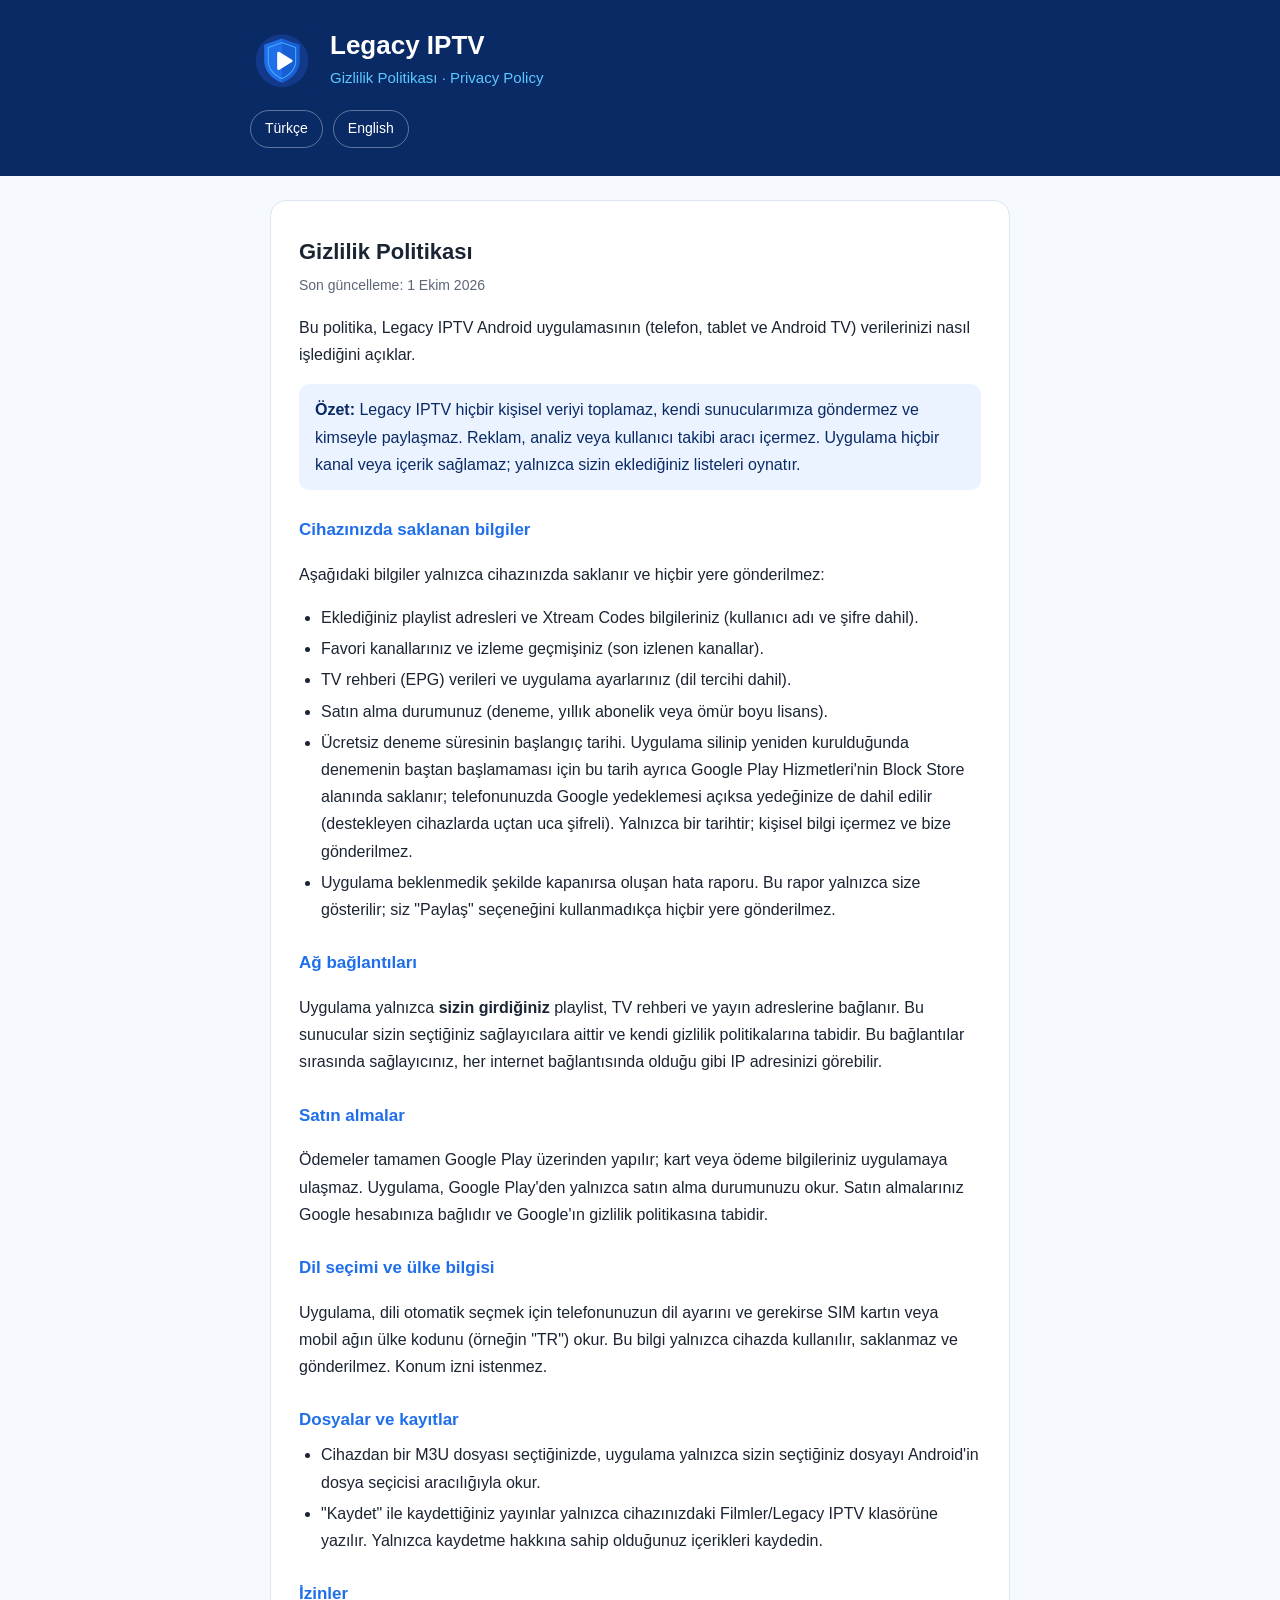
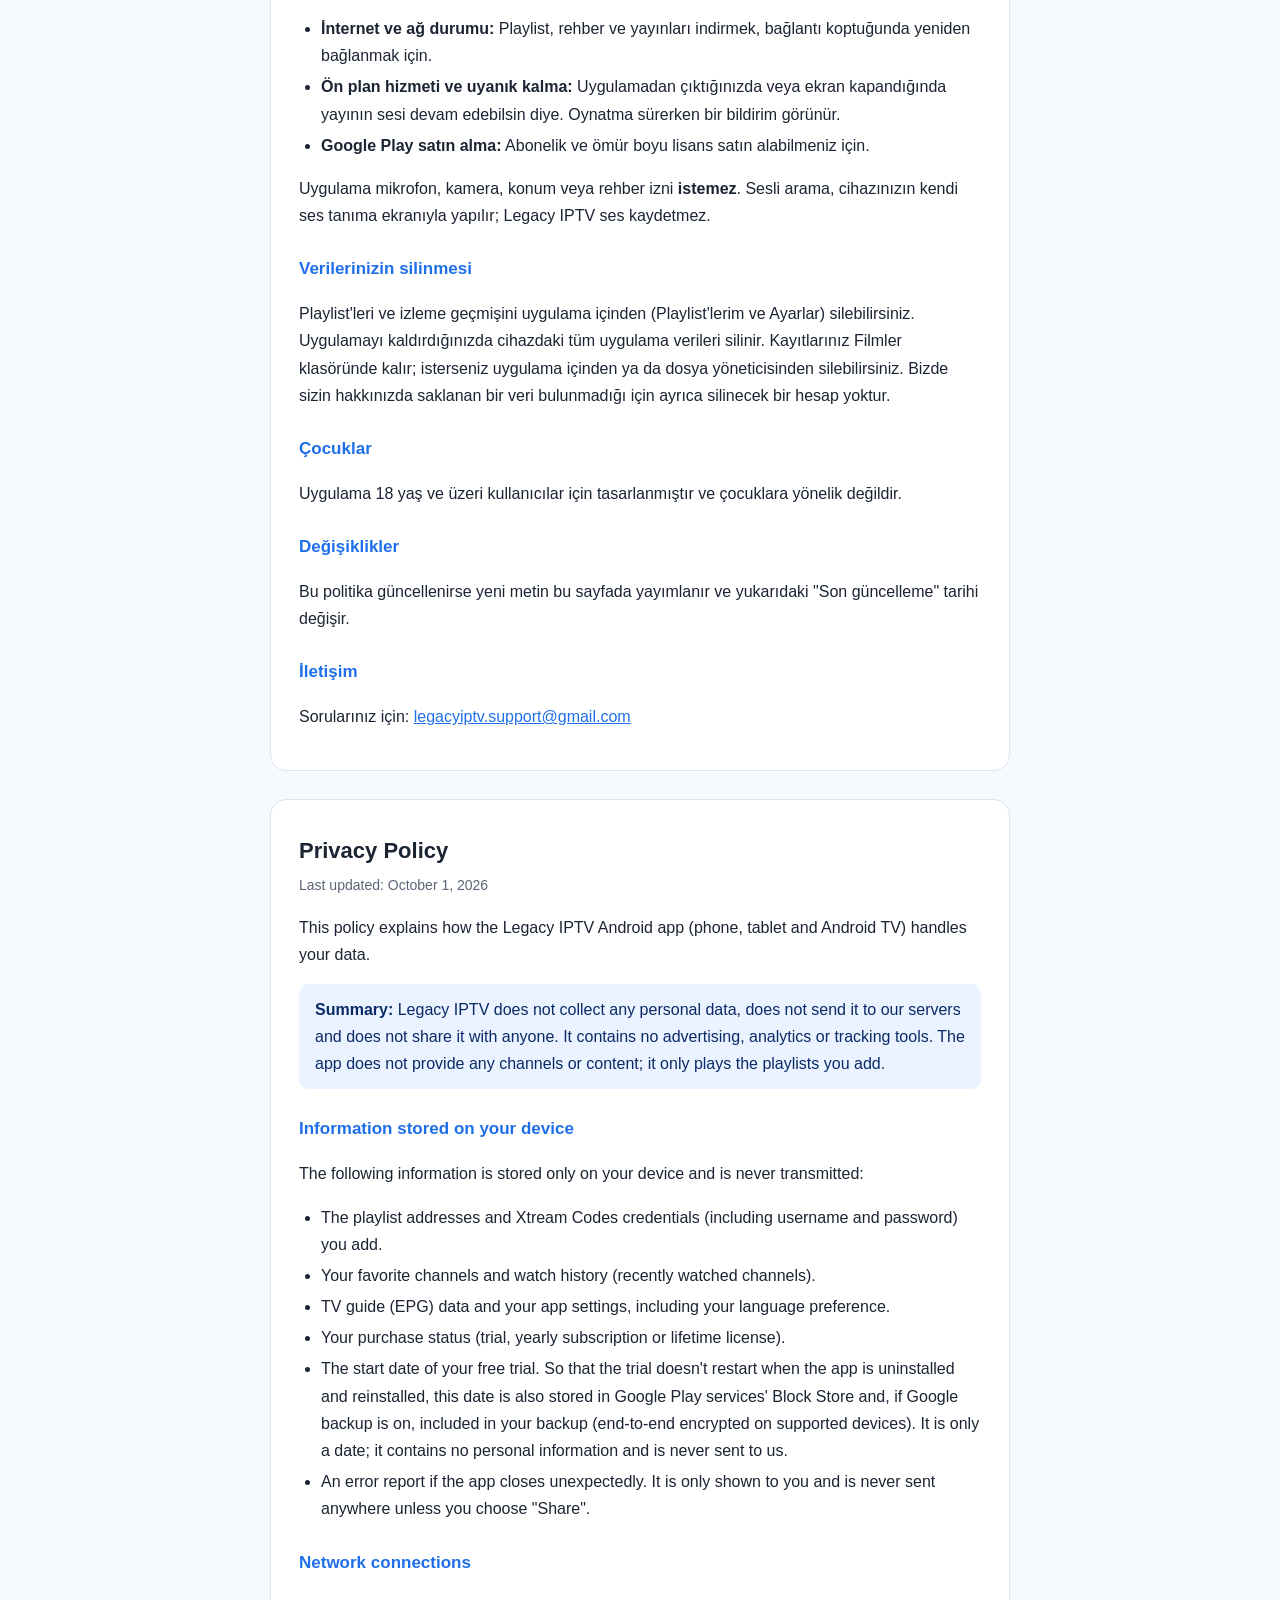
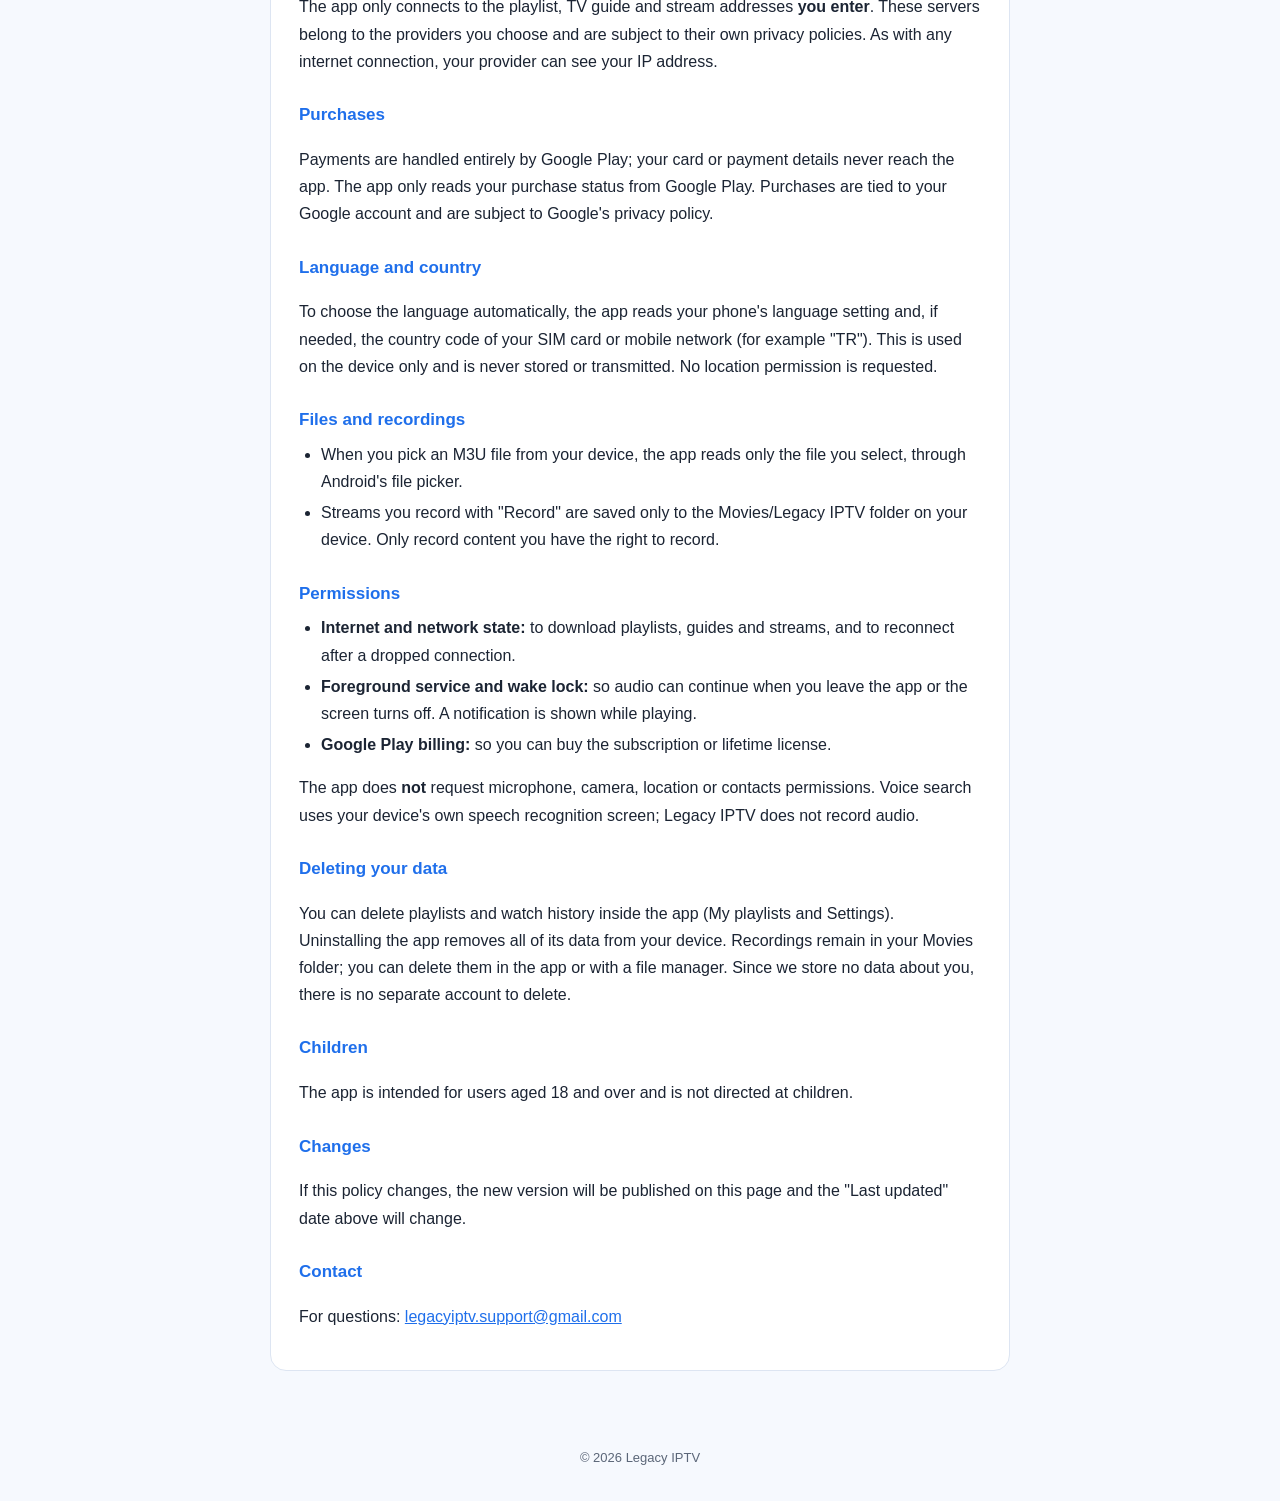
<file: gizlilik.html>
<!doctype html>
<html lang="tr">
<head>
<meta charset="utf-8">
<meta name="viewport" content="width=device-width, initial-scale=1">
<title>Legacy IPTV — Gizlilik Politikası / Privacy Policy</title>
<meta name="robots" content="index,follow">
<style>
:root{--navy:#0A2A66;--blue:#1F6FEB;--sky:#5CC8FF;--ice:#EAF3FF;--ink:#0B1220;--text:#1b2433;--muted:#5b6678;--line:#dde5f2;--bg:#f6f9fe;--card:#fff}
@media (prefers-color-scheme:dark){:root{--text:#e6edf7;--muted:#9fb0c8;--line:#22314a;--bg:#0B1220;--card:#111b2e}}
*{box-sizing:border-box}
body{margin:0;background:var(--bg);color:var(--text);font:16px/1.7 -apple-system,BlinkMacSystemFont,"Segoe UI",Roboto,"Helvetica Neue",Arial,sans-serif}
header{background:var(--navy);color:#fff;padding:28px 20px}
.wrap{max-width:780px;margin:0 auto}
.brand{display:flex;align-items:center;gap:16px}
.brand img{width:64px;height:64px}
.brand h1{margin:0;font-size:26px;line-height:1.2}
.brand p{margin:4px 0 0;color:var(--sky);font-size:15px}
nav{margin-top:18px;display:flex;gap:10px;flex-wrap:wrap}
nav a{color:#fff;text-decoration:none;border:1px solid rgba(255,255,255,.35);border-radius:999px;padding:6px 14px;font-size:14px}
nav a:hover{background:rgba(255,255,255,.12)}
main{padding:24px 20px 48px}
section.lang{background:var(--card);border:1px solid var(--line);border-radius:16px;padding:8px 28px 24px;margin-bottom:28px}
h2{font-size:22px;margin:24px 0 4px}
h3{font-size:17px;margin:26px 0 6px;color:var(--blue)}
@media (prefers-color-scheme:dark){h3{color:var(--sky)}}
.updated{color:var(--muted);font-size:14px;margin:0 0 8px}
ul{padding-left:22px;margin:6px 0}
li{margin:4px 0}
.note{background:var(--ice);color:#0A2A66;border-radius:10px;padding:12px 16px;margin:14px 0}
@media (prefers-color-scheme:dark){.note{background:#13284d;color:#e6edf7}}
a{color:var(--blue)}
footer{color:var(--muted);font-size:13px;text-align:center;padding:0 20px 32px}
</style>
</head>
<body>
<header><div class="wrap">
  <div class="brand">
    <img src="[data-uri]" alt="Legacy IPTV">
    <div><h1>Legacy IPTV</h1><p>Gizlilik Politikası · Privacy Policy</p></div>
  </div>
  <nav><a href="#tr">Türkçe</a><a href="#en">English</a></nav>
</div></header>

<main class="wrap">

<section class="lang" id="tr" lang="tr">
<h2>Gizlilik Politikası</h2>
<p class="updated">Son güncelleme: 1 Ekim 2026</p>
<p>Bu politika, Legacy IPTV Android uygulamasının (telefon, tablet ve Android TV) verilerinizi nasıl işlediğini açıklar.</p>
<div class="note"><strong>Özet:</strong> Legacy IPTV hiçbir kişisel veriyi toplamaz, kendi sunucularımıza göndermez ve kimseyle paylaşmaz. Reklam, analiz veya kullanıcı takibi aracı içermez. Uygulama hiçbir kanal veya içerik sağlamaz; yalnızca sizin eklediğiniz listeleri oynatır.</div>

<h3>Cihazınızda saklanan bilgiler</h3>
<p>Aşağıdaki bilgiler yalnızca cihazınızda saklanır ve hiçbir yere gönderilmez:</p>
<ul>
<li>Eklediğiniz playlist adresleri ve Xtream Codes bilgileriniz (kullanıcı adı ve şifre dahil).</li>
<li>Favori kanallarınız ve izleme geçmişiniz (son izlenen kanallar).</li>
<li>TV rehberi (EPG) verileri ve uygulama ayarlarınız (dil tercihi dahil).</li>
<li>Satın alma durumunuz (deneme, yıllık abonelik veya ömür boyu lisans).</li>
<li>Ücretsiz deneme süresinin başlangıç tarihi. Uygulama silinip yeniden kurulduğunda denemenin baştan başlamaması için bu tarih ayrıca Google Play Hizmetleri'nin Block Store alanında saklanır; telefonunuzda Google yedeklemesi açıksa yedeğinize de dahil edilir (destekleyen cihazlarda uçtan uca şifreli). Yalnızca bir tarihtir; kişisel bilgi içermez ve bize gönderilmez.</li>
<li>Uygulama beklenmedik şekilde kapanırsa oluşan hata raporu. Bu rapor yalnızca size gösterilir; siz "Paylaş" seçeneğini kullanmadıkça hiçbir yere gönderilmez.</li>
</ul>

<h3>Ağ bağlantıları</h3>
<p>Uygulama yalnızca <strong>sizin girdiğiniz</strong> playlist, TV rehberi ve yayın adreslerine bağlanır. Bu sunucular sizin seçtiğiniz sağlayıcılara aittir ve kendi gizlilik politikalarına tabidir. Bu bağlantılar sırasında sağlayıcınız, her internet bağlantısında olduğu gibi IP adresinizi görebilir.</p>

<h3>Satın almalar</h3>
<p>Ödemeler tamamen Google Play üzerinden yapılır; kart veya ödeme bilgileriniz uygulamaya ulaşmaz. Uygulama, Google Play'den yalnızca satın alma durumunuzu okur. Satın almalarınız Google hesabınıza bağlıdır ve Google'ın gizlilik politikasına tabidir.</p>

<h3>Dil seçimi ve ülke bilgisi</h3>
<p>Uygulama, dili otomatik seçmek için telefonunuzun dil ayarını ve gerekirse SIM kartın veya mobil ağın ülke kodunu (örneğin "TR") okur. Bu bilgi yalnızca cihazda kullanılır, saklanmaz ve gönderilmez. Konum izni istenmez.</p>

<h3>Dosyalar ve kayıtlar</h3>
<ul>
<li>Cihazdan bir M3U dosyası seçtiğinizde, uygulama yalnızca sizin seçtiğiniz dosyayı Android'in dosya seçicisi aracılığıyla okur.</li>
<li>"Kaydet" ile kaydettiğiniz yayınlar yalnızca cihazınızdaki Filmler/Legacy IPTV klasörüne yazılır. Yalnızca kaydetme hakkına sahip olduğunuz içerikleri kaydedin.</li>
</ul>

<h3>İzinler</h3>
<ul>
<li><strong>İnternet ve ağ durumu:</strong> Playlist, rehber ve yayınları indirmek, bağlantı koptuğunda yeniden bağlanmak için.</li>
<li><strong>Ön plan hizmeti ve uyanık kalma:</strong> Uygulamadan çıktığınızda veya ekran kapandığında yayının sesi devam edebilsin diye. Oynatma sürerken bir bildirim görünür.</li>
<li><strong>Google Play satın alma:</strong> Abonelik ve ömür boyu lisans satın alabilmeniz için.</li>
</ul>
<p>Uygulama mikrofon, kamera, konum veya rehber izni <strong>istemez</strong>. Sesli arama, cihazınızın kendi ses tanıma ekranıyla yapılır; Legacy IPTV ses kaydetmez.</p>

<h3>Verilerinizin silinmesi</h3>
<p>Playlist'leri ve izleme geçmişini uygulama içinden (Playlist'lerim ve Ayarlar) silebilirsiniz. Uygulamayı kaldırdığınızda cihazdaki tüm uygulama verileri silinir. Kayıtlarınız Filmler klasöründe kalır; isterseniz uygulama içinden ya da dosya yöneticisinden silebilirsiniz. Bizde sizin hakkınızda saklanan bir veri bulunmadığı için ayrıca silinecek bir hesap yoktur.</p>

<h3>Çocuklar</h3>
<p>Uygulama 18 yaş ve üzeri kullanıcılar için tasarlanmıştır ve çocuklara yönelik değildir.</p>

<h3>Değişiklikler</h3>
<p>Bu politika güncellenirse yeni metin bu sayfada yayımlanır ve yukarıdaki "Son güncelleme" tarihi değişir.</p>

<h3>İletişim</h3>
<p>Sorularınız için: <a href="mailto:legacyiptv.support@gmail.com">legacyiptv.support@gmail.com</a></p>
</section>

<section class="lang" id="en" lang="en">
<h2>Privacy Policy</h2>
<p class="updated">Last updated: October 1, 2026</p>
<p>This policy explains how the Legacy IPTV Android app (phone, tablet and Android TV) handles your data.</p>
<div class="note"><strong>Summary:</strong> Legacy IPTV does not collect any personal data, does not send it to our servers and does not share it with anyone. It contains no advertising, analytics or tracking tools. The app does not provide any channels or content; it only plays the playlists you add.</div>

<h3>Information stored on your device</h3>
<p>The following information is stored only on your device and is never transmitted:</p>
<ul>
<li>The playlist addresses and Xtream Codes credentials (including username and password) you add.</li>
<li>Your favorite channels and watch history (recently watched channels).</li>
<li>TV guide (EPG) data and your app settings, including your language preference.</li>
<li>Your purchase status (trial, yearly subscription or lifetime license).</li>
<li>The start date of your free trial. So that the trial doesn't restart when the app is uninstalled and reinstalled, this date is also stored in Google Play services' Block Store and, if Google backup is on, included in your backup (end-to-end encrypted on supported devices). It is only a date; it contains no personal information and is never sent to us.</li>
<li>An error report if the app closes unexpectedly. It is only shown to you and is never sent anywhere unless you choose "Share".</li>
</ul>

<h3>Network connections</h3>
<p>The app only connects to the playlist, TV guide and stream addresses <strong>you enter</strong>. These servers belong to the providers you choose and are subject to their own privacy policies. As with any internet connection, your provider can see your IP address.</p>

<h3>Purchases</h3>
<p>Payments are handled entirely by Google Play; your card or payment details never reach the app. The app only reads your purchase status from Google Play. Purchases are tied to your Google account and are subject to Google's privacy policy.</p>

<h3>Language and country</h3>
<p>To choose the language automatically, the app reads your phone's language setting and, if needed, the country code of your SIM card or mobile network (for example "TR"). This is used on the device only and is never stored or transmitted. No location permission is requested.</p>

<h3>Files and recordings</h3>
<ul>
<li>When you pick an M3U file from your device, the app reads only the file you select, through Android's file picker.</li>
<li>Streams you record with "Record" are saved only to the Movies/Legacy IPTV folder on your device. Only record content you have the right to record.</li>
</ul>

<h3>Permissions</h3>
<ul>
<li><strong>Internet and network state:</strong> to download playlists, guides and streams, and to reconnect after a dropped connection.</li>
<li><strong>Foreground service and wake lock:</strong> so audio can continue when you leave the app or the screen turns off. A notification is shown while playing.</li>
<li><strong>Google Play billing:</strong> so you can buy the subscription or lifetime license.</li>
</ul>
<p>The app does <strong>not</strong> request microphone, camera, location or contacts permissions. Voice search uses your device's own speech recognition screen; Legacy IPTV does not record audio.</p>

<h3>Deleting your data</h3>
<p>You can delete playlists and watch history inside the app (My playlists and Settings). Uninstalling the app removes all of its data from your device. Recordings remain in your Movies folder; you can delete them in the app or with a file manager. Since we store no data about you, there is no separate account to delete.</p>

<h3>Children</h3>
<p>The app is intended for users aged 18 and over and is not directed at children.</p>

<h3>Changes</h3>
<p>If this policy changes, the new version will be published on this page and the "Last updated" date above will change.</p>

<h3>Contact</h3>
<p>For questions: <a href="mailto:legacyiptv.support@gmail.com">legacyiptv.support@gmail.com</a></p>
</section>

</main>
<footer>© 2026 Legacy IPTV</footer>
</body>
</html>
</file>
